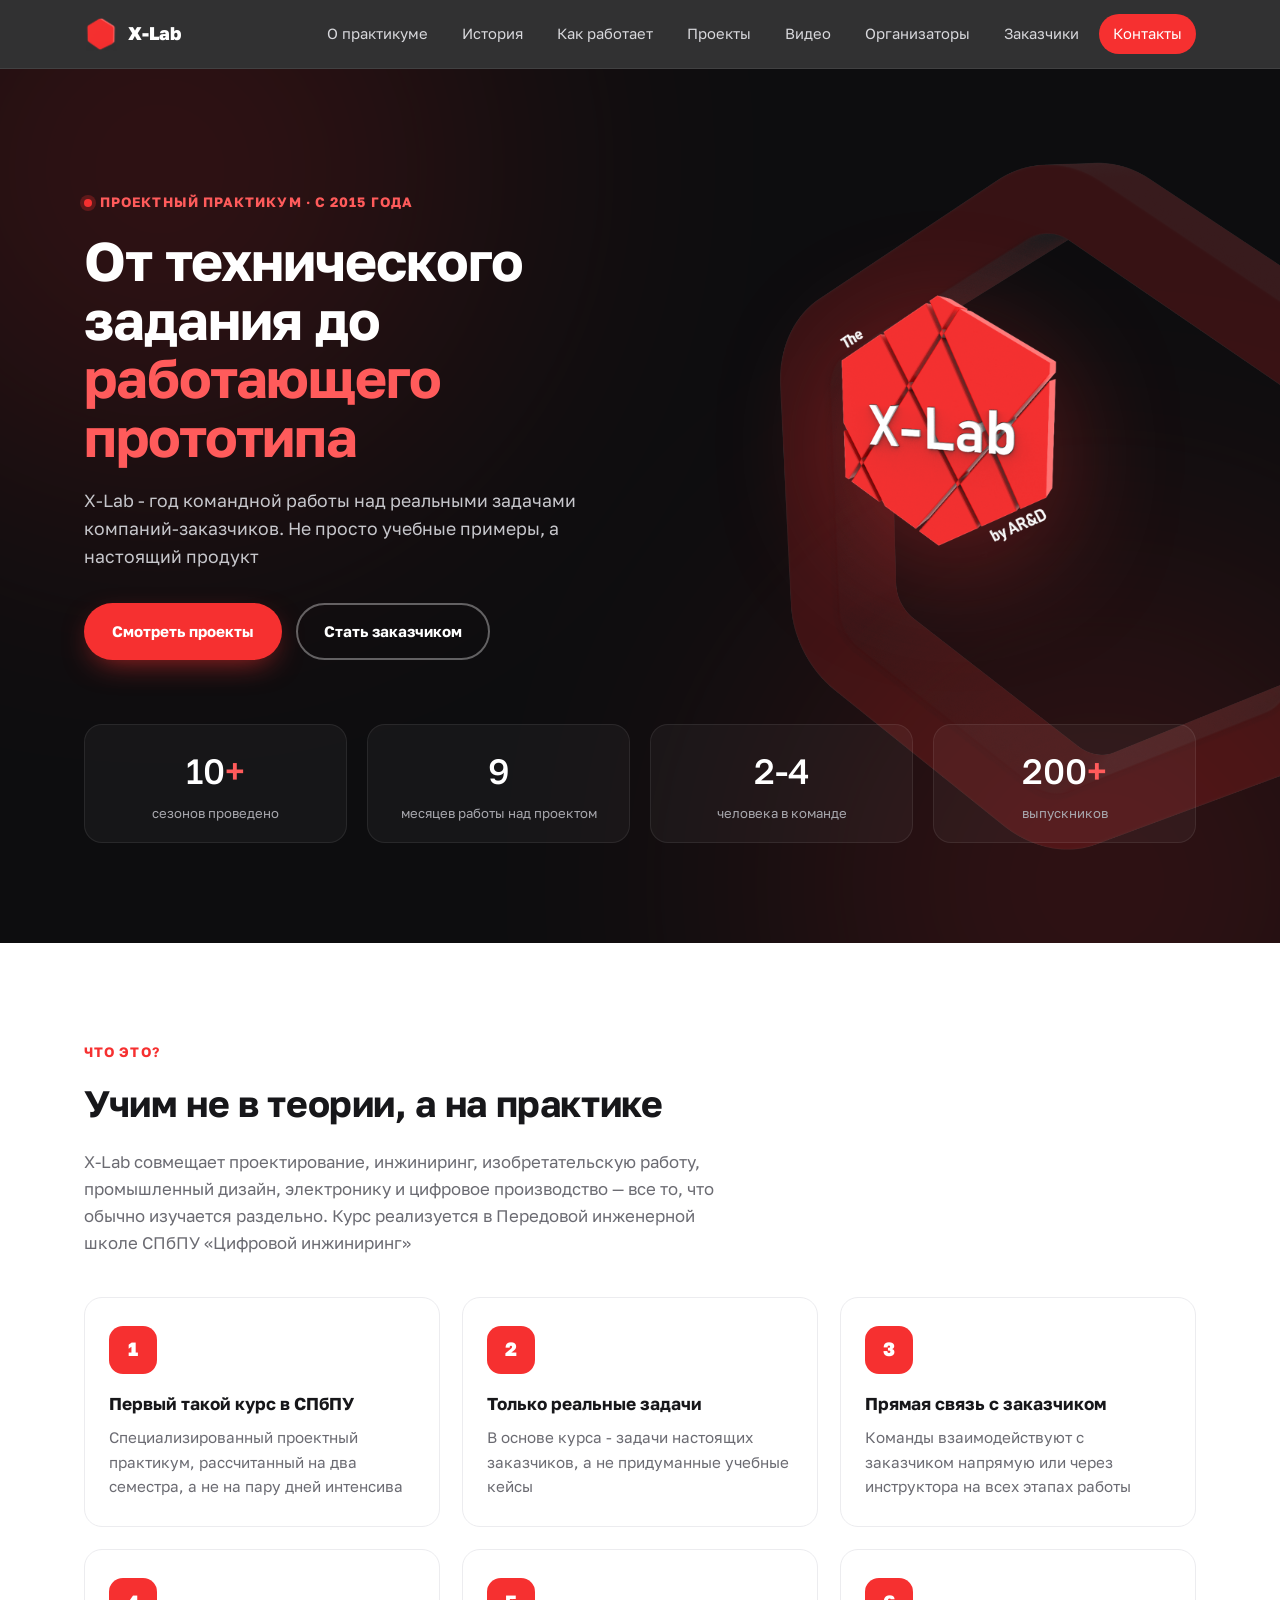
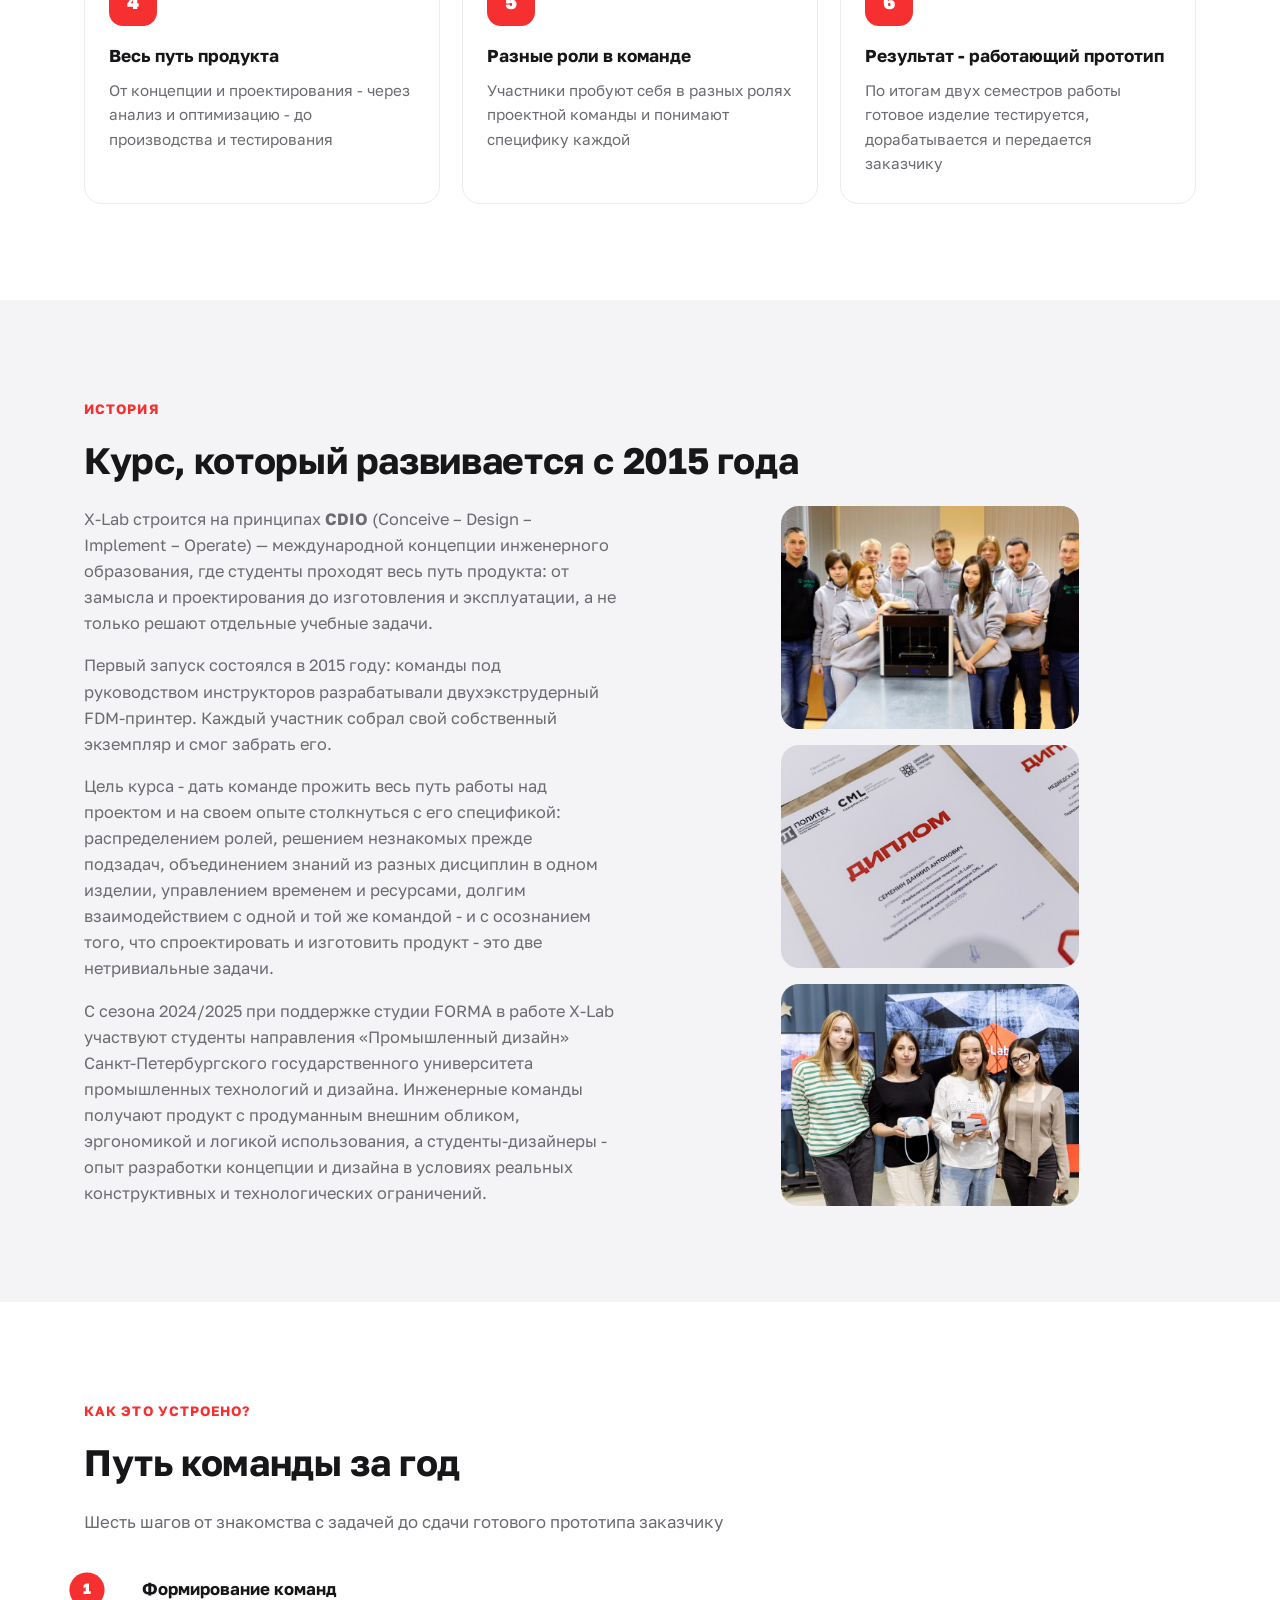
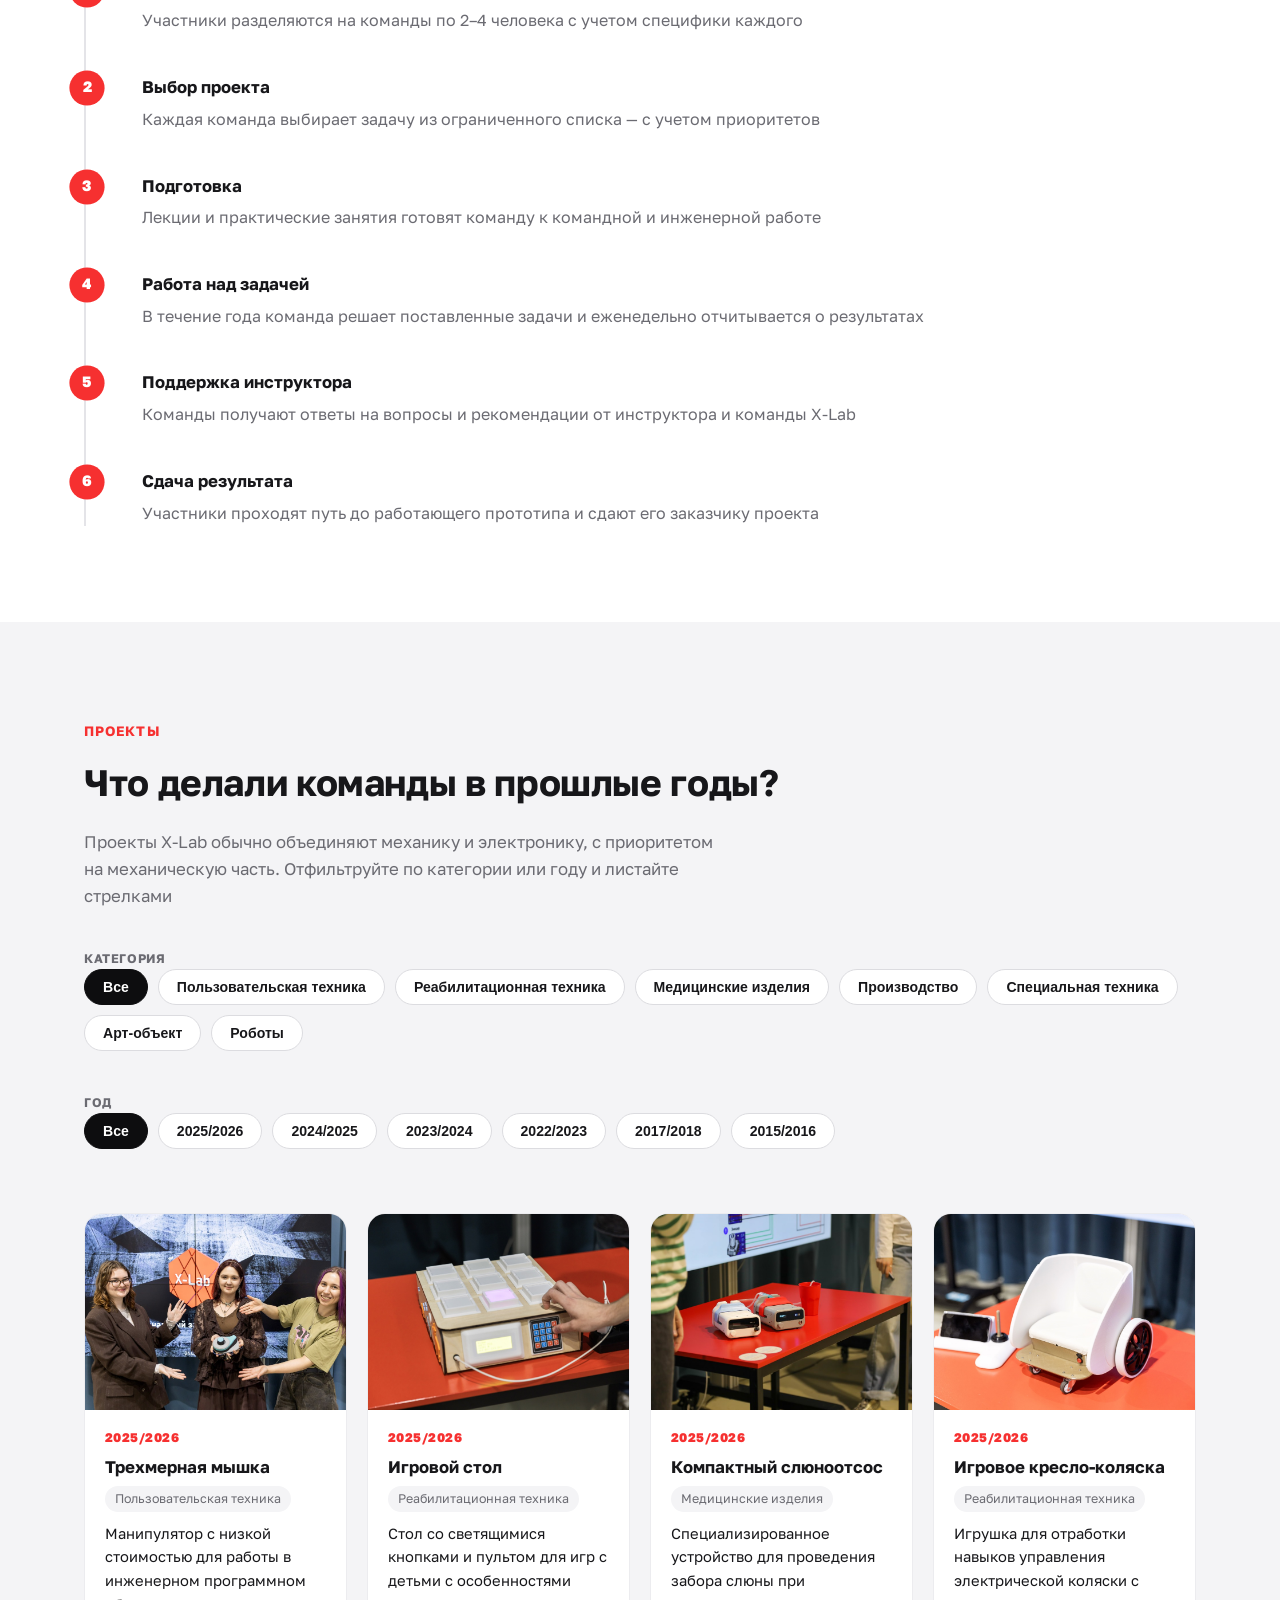
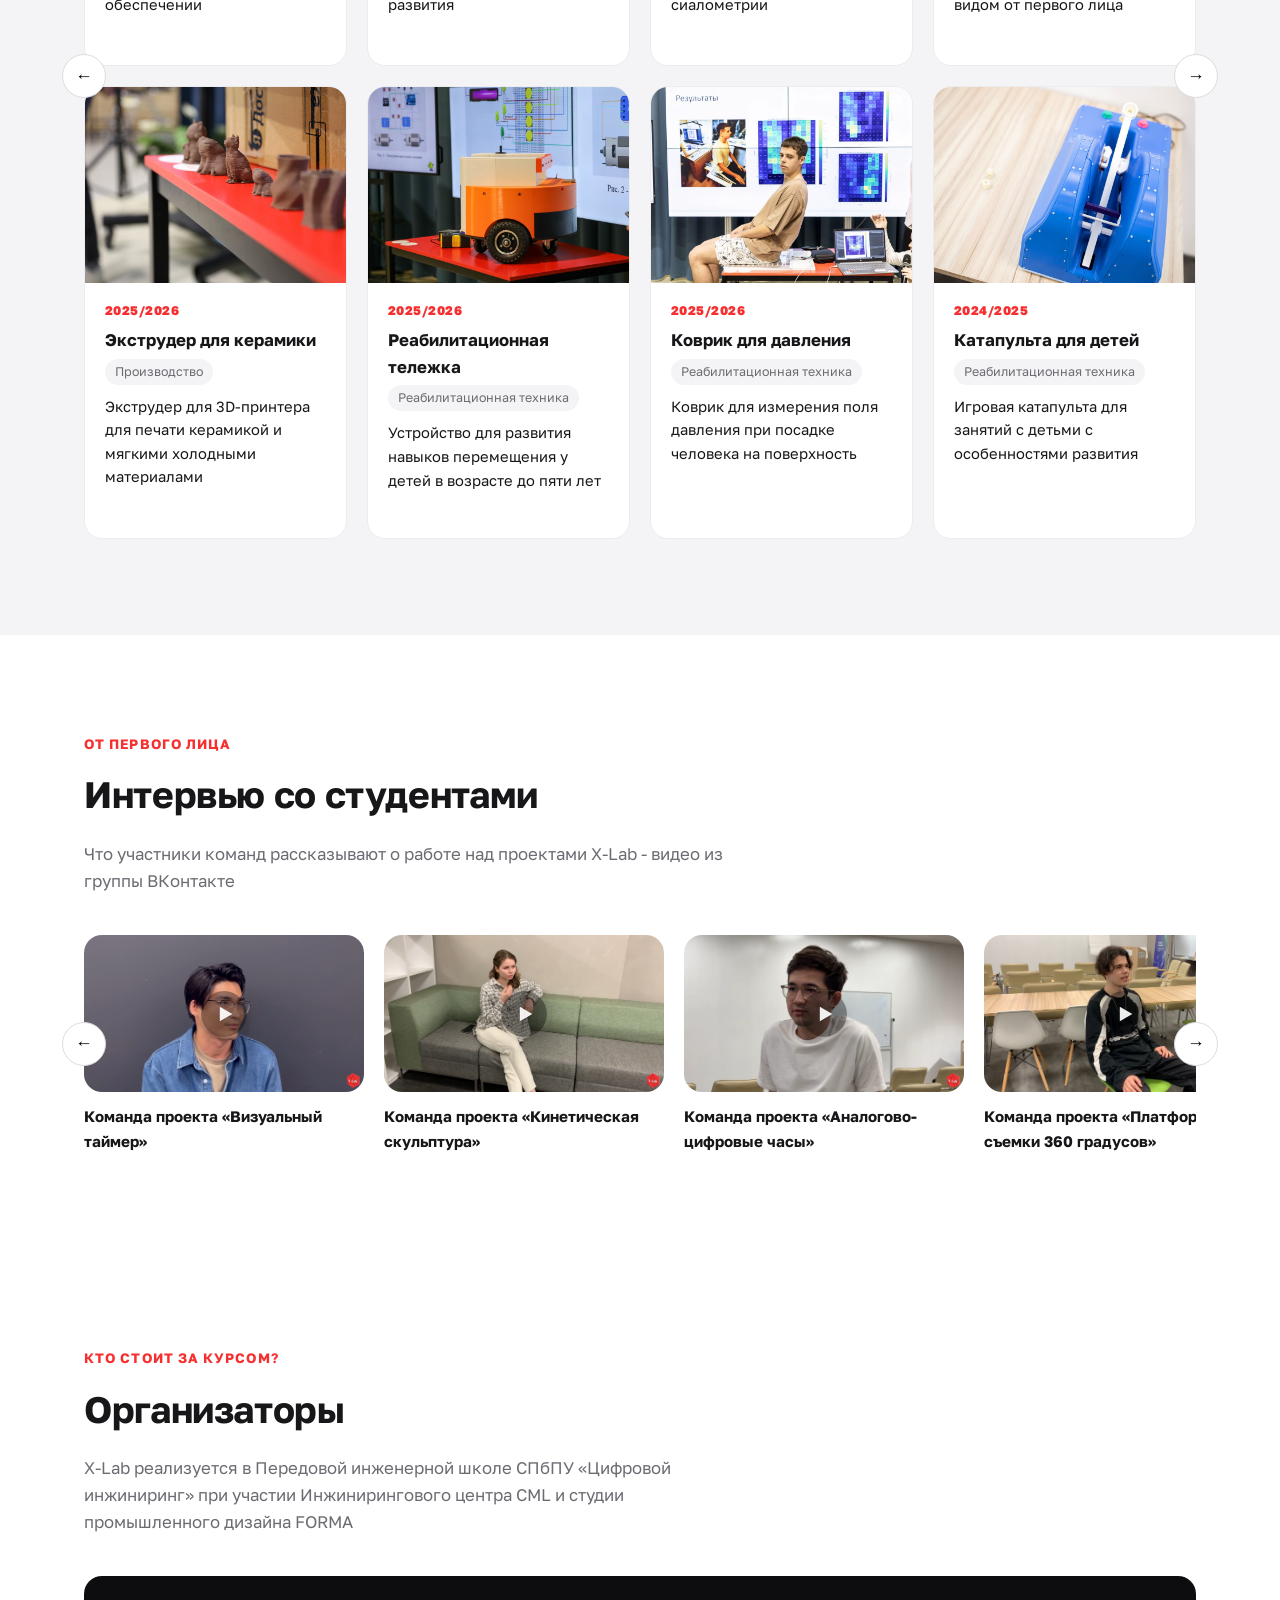
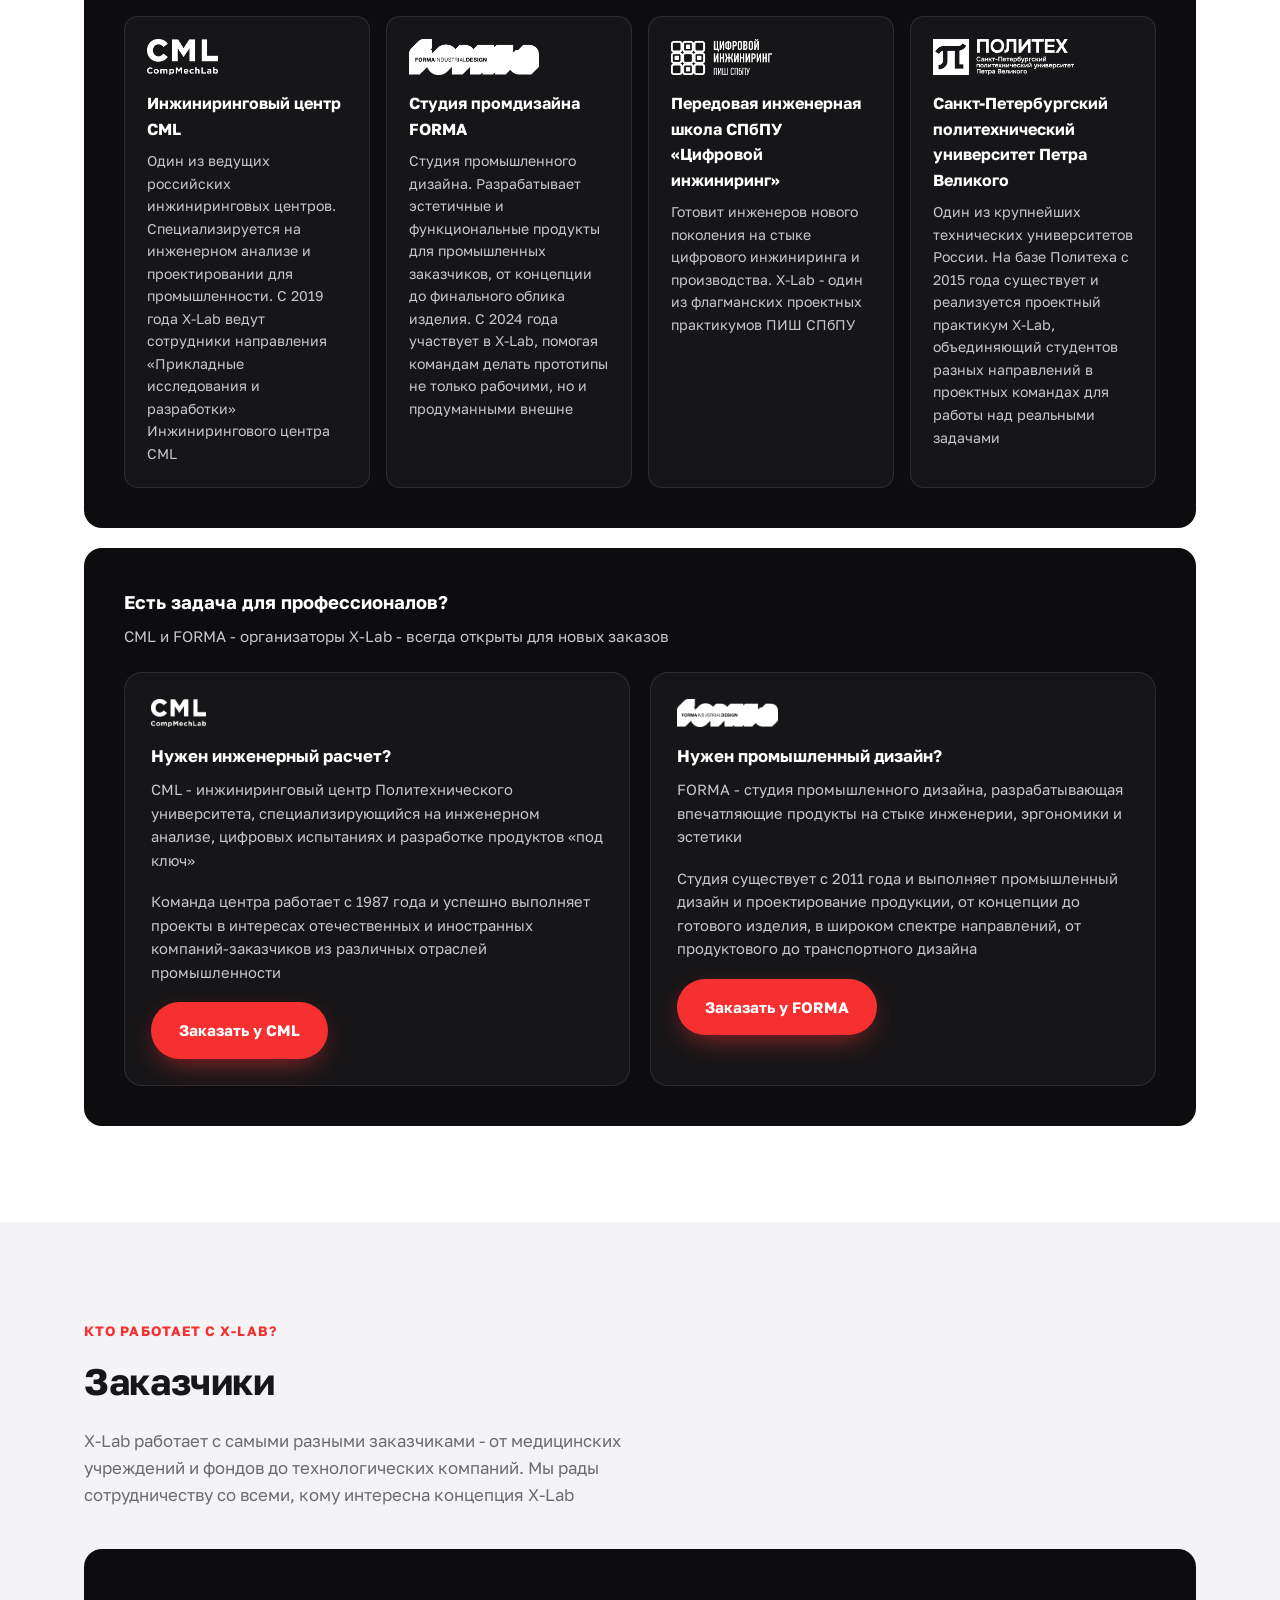
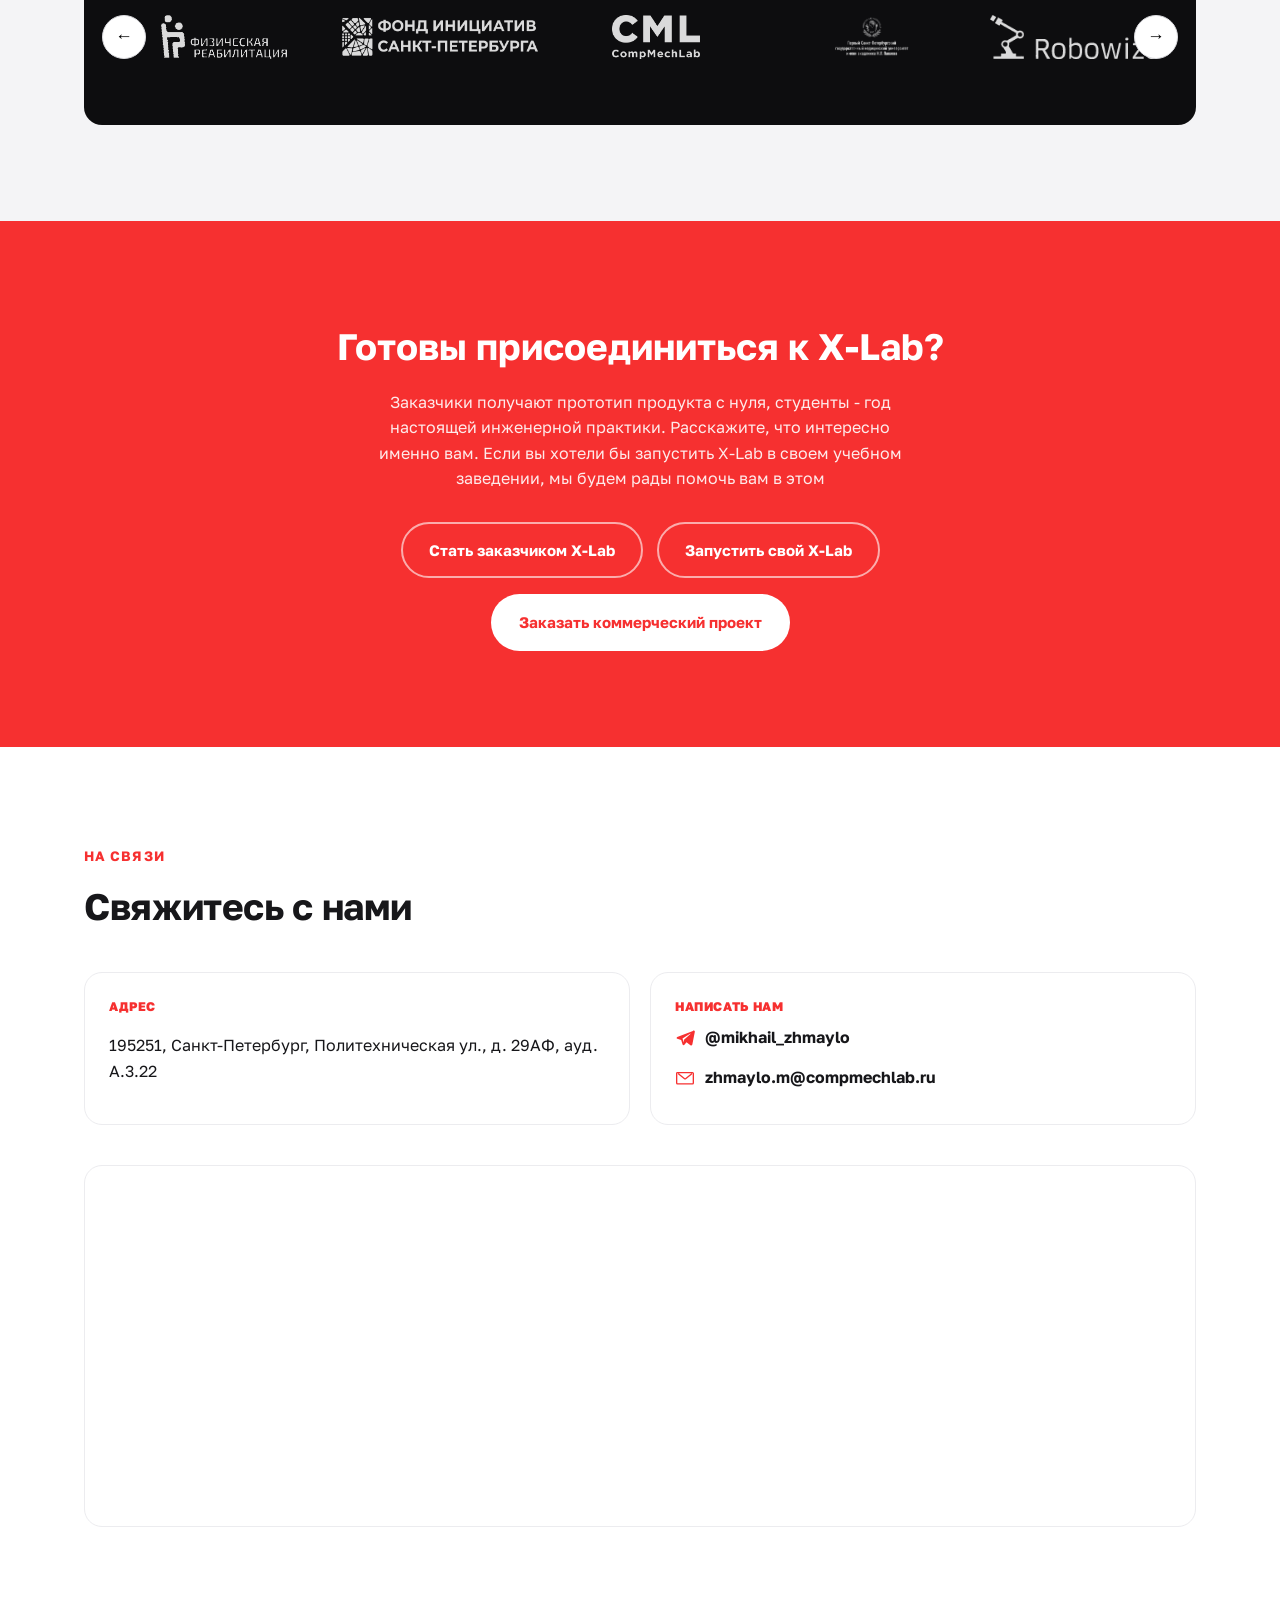
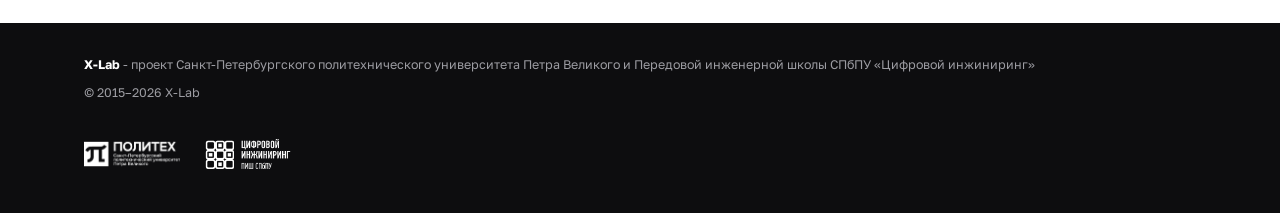
<file: index.html>
<!DOCTYPE html>
<html lang="ru">
<head>
<meta charset="UTF-8">
<meta name="viewport" content="width=device-width, initial-scale=1.0">
<title>X-Lab - проектный практикум</title>
<meta name="description" content="X-Lab - проектный практикум, который проводит команды студентов от технического задания до реального прототипа продукта">
<link rel="icon" href="assets/img/logo-icon.png" type="image/png">
<link rel="preconnect" href="https://fonts.googleapis.com">
<link rel="preconnect" href="https://fonts.gstatic.com" crossorigin>
<link rel="stylesheet" href="https://fonts.googleapis.com/css2?family=Golos+Text:wght@400;500;600;700;800&display=swap">
<link rel="stylesheet" href="assets/css/style.css">
</head>
<body>

<div class="progress-bar" id="progressBar"></div>

<header class="site-header">
  <div class="container">
    <a class="brand" href="#top">
      <img src="assets/img/logo-icon.png" alt="X-Lab">
      X-Lab
    </a>
    <button class="nav-toggle" aria-label="Меню" aria-expanded="false">&#9776;</button>
    <nav class="nav" id="mainNav">
      <a href="#about">О практикуме</a>
      <a href="#history">История</a>
      <a href="#how">Как работает</a>
      <a href="#projects">Проекты</a>
      <a href="#videos">Видео</a>
      <a href="#organizers">Организаторы</a>
      <a href="#customers">Заказчики</a>
      <a href="#contacts">Контакты</a>
    </nav>
  </div>
</header>

<section class="hero" id="top">
  <img class="ring" src="assets/img/logo-ring.png" alt="" aria-hidden="true">
  <div class="container">
    <div class="hero-inner">
      <div>
        <span class="eyebrow">Проектный практикум · с 2015 года</span>
        <h1>От технического задания до <span class="accent">работающего прототипа</span></h1>
        <p class="lead">X-Lab - год командной работы над реальными задачами компаний-заказчиков. Не просто учебные примеры, а настоящий продукт</p>
        <div class="btn-row">
          <a class="btn btn-primary" href="#projects">Смотреть проекты</a>
          <a class="btn btn-ghost" href="#join">Стать заказчиком</a>
        </div>
      </div>
      <div class="hero-logo-card">
        <img src="assets/img/logo-full.png" alt="X-Lab">
      </div>
    </div>

    <div class="stats">
      <div class="stat"><div class="num"><span class="count" data-target="10">10</span><span class="plus">+</span></div><div class="label">сезонов проведено</div></div>
      <div class="stat"><div class="num"><span class="count" data-target="9">9</span></div><div class="label">месяцев работы над проектом</div></div>
      <div class="stat"><div class="num">2-4</div><div class="label">человека в команде</div></div>
      <div class="stat"><div class="num"><span class="count" data-target="200">200</span><span class="plus">+</span></div><div class="label">выпускников</div></div>
    </div>
  </div>
</section>

<section id="about">
  <div class="container">
    <span class="kicker reveal">Что это?</span>
    <h2 class="section-title reveal">Учим не в теории, а на практике</h2>
    <p class="section-lead reveal">X-Lab совмещает проектирование, инжиниринг, изобретательскую работу, промышленный дизайн, электронику и цифровое производство — все то, что обычно изучается раздельно. Курс реализуется в Передовой инженерной школе СПбПУ «Цифровой инжиниринг»</p>

    <div class="feature-grid">
      <div class="feature-card reveal">
        <div class="icon">1</div>
        <h3>Первый такой курс в СПбПУ</h3>
        <p>Специализированный проектный практикум, рассчитанный на два семестра, а не на пару дней интенсива</p>
      </div>
      <div class="feature-card reveal">
        <div class="icon">2</div>
        <h3>Только реальные задачи</h3>
        <p>В основе курса - задачи настоящих заказчиков, а не придуманные учебные кейсы</p>
      </div>
      <div class="feature-card reveal">
        <div class="icon">3</div>
        <h3>Прямая связь с заказчиком</h3>
        <p>Команды взаимодействуют с заказчиком напрямую или через инструктора на всех этапах работы</p>
      </div>
      <div class="feature-card reveal">
        <div class="icon">4</div>
        <h3>Весь путь продукта</h3>
        <p>От концепции и проектирования - через анализ и оптимизацию - до производства и тестирования</p>
      </div>
      <div class="feature-card reveal">
        <div class="icon">5</div>
        <h3>Разные роли в команде</h3>
        <p>Участники пробуют себя в разных ролях проектной команды и понимают специфику каждой</p>
      </div>
      <div class="feature-card reveal">
        <div class="icon">6</div>
        <h3>Результат - работающий прототип</h3>
        <p>По итогам двух семестров работы готовое изделие тестируется, дорабатывается и передается заказчику</p>
      </div>
    </div>
  </div>
</section>

<section id="history" class="alt">
  <div class="container">
    <span class="kicker reveal">История</span>
    <h2 class="section-title reveal">Курс, который развивается с 2015 года</h2>
    <div class="history-grid">
      <div class="history-text">
        <p class="reveal">X-Lab строится на принципах <strong>CDIO</strong> (Conceive – Design – Implement – Operate) — международной концепции инженерного образования, где студенты проходят весь путь продукта: от замысла и проектирования до изготовления и эксплуатации, а не только решают отдельные учебные задачи.</p>
        <p class="reveal">Первый запуск состоялся в 2015 году: команды под руководством инструкторов разрабатывали двухэкструдерный FDM-принтер. Каждый участник собрал свой собственный экземпляр и смог забрать его.</p>
        <p class="reveal">Цель курса - дать команде прожить весь путь работы над проектом и на своем опыте столкнуться с его спецификой: распределением ролей, решением незнакомых прежде подзадач, объединением знаний из разных дисциплин в одном изделии, управлением временем и ресурсами, долгим взаимодействием с одной и той же командой - и с осознанием того, что спроектировать и изготовить продукт - это две нетривиальные задачи.</p>
        <p class="reveal">С сезона 2024/2025 при поддержке студии FORMA в работе X-Lab участвуют студенты направления «Промышленный дизайн» Санкт-Петербургского государственного университета промышленных технологий и дизайна. Инженерные команды получают продукт с продуманным внешним обликом, эргономикой и логикой использования, а студенты-дизайнеры - опыт разработки концепции и дизайна в условиях реальных конструктивных и технологических ограничений.</p>
      </div>
      <div class="history-photos reveal">
        <img src="assets/img/history-1.png" alt="X-Lab: фото из истории курса">
        <img src="assets/img/history-2.png" alt="X-Lab: фото из истории курса">
        <img src="assets/img/history-3.png" alt="X-Lab: фото из истории курса">
      </div>
    </div>
  </div>
</section>

<section id="how">
  <div class="container">
    <span class="kicker reveal">Как это устроено?</span>
    <h2 class="section-title reveal">Путь команды за год</h2>
    <p class="section-lead reveal">Шесть шагов от знакомства с задачей до сдачи готового прототипа заказчику</p>

    <div class="timeline">
      <div class="timeline-step reveal" data-step="1">
        <h3>Формирование команд</h3>
        <p>Участники разделяются на команды по 2–4 человека с учетом специфики каждого</p>
      </div>
      <div class="timeline-step reveal" data-step="2">
        <h3>Выбор проекта</h3>
        <p>Каждая команда выбирает задачу из ограниченного списка — с учетом приоритетов</p>
      </div>
      <div class="timeline-step reveal" data-step="3">
        <h3>Подготовка</h3>
        <p>Лекции и практические занятия готовят команду к командной и инженерной работе</p>
      </div>
      <div class="timeline-step reveal" data-step="4">
        <h3>Работа над задачей</h3>
        <p>В течение года команда решает поставленные задачи и еженедельно отчитывается о результатах</p>
      </div>
      <div class="timeline-step reveal" data-step="5">
        <h3>Поддержка инструктора</h3>
        <p>Команды получают ответы на вопросы и рекомендации от инструктора и команды X-Lab</p>
      </div>
      <div class="timeline-step reveal" data-step="6">
        <h3>Сдача результата</h3>
        <p>Участники проходят путь до работающего прототипа и сдают его заказчику проекта</p>
      </div>
    </div>
  </div>
</section>

<section id="projects" class="alt">
  <div class="container">
    <span class="kicker reveal">Проекты</span>
    <h2 class="section-title reveal">Что делали команды в прошлые годы?</h2>
    <p class="section-lead reveal">Проекты X-Lab обычно объединяют механику и электронику, с приоритетом на механическую часть. Отфильтруйте по категории или году и листайте стрелками</p>

    <div class="filter-group reveal">
      <div>
        <div class="filter-label">Категория</div>
        <div class="filter-row" id="categoryFilterRow"></div>
      </div>
      <div>
        <div class="filter-label">Год</div>
        <div class="filter-row" id="yearFilterRow"></div>
      </div>
    </div>

    <div class="project-carousel">
      <button class="carousel-btn prev" id="carouselPrev" aria-label="Предыдущие проекты">&#8592;</button>
      <div class="carousel-track" id="projectGrid"></div>
      <button class="carousel-btn next" id="carouselNext" aria-label="Следующие проекты">&#8594;</button>
    </div>
    <p class="projects-empty" id="projectsEmpty" hidden>Проекты с такими параметрами не найдены</p>
  </div>
</section>

<section id="videos">
  <div class="container">
    <span class="kicker reveal">От первого лица</span>
    <h2 class="section-title reveal">Интервью со студентами</h2>
    <p class="section-lead reveal">Что участники команд рассказывают о работе над проектами X-Lab - видео из группы ВКонтакте</p>

    <div class="logo-carousel">
      <button class="carousel-btn prev" id="videosPrev" aria-label="Предыдущие видео">&#8592;</button>
      <div class="video-scroll" id="videosGrid"></div>
      <button class="carousel-btn next" id="videosNext" aria-label="Следующие видео">&#8594;</button>
    </div>
  </div>
</section>

<section id="organizers">
  <div class="container">
    <span class="kicker reveal">Кто стоит за курсом?</span>
    <h2 class="section-title reveal">Организаторы</h2>
    <p class="section-lead reveal">X-Lab реализуется в Передовой инженерной школе СПбПУ «Цифровой инжиниринг» при участии Инжинирингового центра CML и студии промышленного дизайна FORMA</p>

    <div class="logo-panel reveal">
      <div class="organizer-grid" id="organizersGrid"></div>
    </div>

    <div class="logo-panel services-panel reveal" id="hire">
      <div class="services-intro">
        <h3>Есть задача для профессионалов?</h3>
        <p>CML и FORMA - организаторы X-Lab - всегда открыты для новых заказов</p>
      </div>
      <div class="services-callout">
        <div class="service-card">
          <img class="service-logo" src="assets/img/organizers/compmechlab.png" alt="CML">
          <h3>Нужен инженерный расчет?</h3>
          <p>CML - инжиниринговый центр Политехнического университета, специализирующийся на инженерном анализе, цифровых испытаниях и разработке продуктов «под ключ»</p>
		  <p>Команда центра работает с 1987 года и успешно выполняет проекты в интересах отечественных и иностранных компаний-заказчиков из различных отраслей промышленности</p>
		  <p></p>
          <a class="btn btn-primary" href="mailto:zhmaylo.m@compmechlab.ru?subject=Запрос на расчет в CML">Заказать у CML</a>
        </div>
        <div class="service-card">
          <img class="service-logo" src="assets/img/organizers/forma.png" alt="FORMA">
          <h3>Нужен промышленный дизайн?</h3>
          <p>FORMA - студия промышленного дизайна, разрабатывающая впечатляющие продукты на стыке инженерии, эргономики и эстетики</p>
		  <p>Студия существует с 2011 года и выполняет промышленный дизайн и проектирование продукции, от концепции до готового изделия, в широком спектре направлений, от продуктового до транспортного дизайна</p>
		  <p></p>
          <a class="btn btn-primary" href="mailto:mareev@forma.com.ru?subject=Запрос на дизайн в FORMA">Заказать у FORMA</a>
        </div>
      </div>
    </div>
  </div>
</section>

<section id="customers" class="alt">
  <div class="container">
    <span class="kicker reveal">Кто работает с X-Lab?</span>
    <h2 class="section-title reveal">Заказчики</h2>
    <p class="section-lead reveal">X-Lab работает с самыми разными заказчиками - от медицинских учреждений и фондов до технологических компаний. Мы рады сотрудничеству со всеми, кому интересна концепция X-Lab</p>

    <div class="logo-panel reveal">
      <div class="logo-carousel">
        <button class="carousel-btn prev" id="customersPrev" aria-label="Предыдущие логотипы">&#8592;</button>
        <div class="logo-scroll" id="customersGrid"></div>
        <button class="carousel-btn next" id="customersNext" aria-label="Следующие логотипы">&#8594;</button>
      </div>
    </div>
  </div>
</section>

<section class="cta-band" id="join">
  <div class="container">
    <h2>Готовы присоединиться к X-Lab?</h2>
    <p>Заказчики получают прототип продукта с нуля, студенты - год настоящей инженерной практики. Расскажите, что интересно именно вам. Если вы хотели бы запустить X-Lab в своем учебном заведении, мы будем рады помочь вам в этом</p>
    <div class="btn-row">
      <a class="btn btn-ghost" href="mailto:zhmaylo.m@compmechlab.ru?subject=Хочу стать заказчиком X-Lab">Стать заказчиком X-Lab</a>
      <a class="btn btn-ghost" href="mailto:zhmaylo.m@compmechlab.ru?subject=Хочу запустить свой X-Lab">Запустить свой X-Lab</a>
    </div>
    <div class="btn-row btn-row-secondary">
      <a class="btn btn-white" href="#hire">Заказать коммерческий проект</a>
    </div>
  </div>
</section>

<section id="contacts">
  <div class="container">
    <span class="kicker reveal">На связи</span>
    <h2 class="section-title reveal">Свяжитесь с нами</h2>

    <div class="contact-grid">
      <div class="contact-card reveal">
        <div class="label">Адрес</div>
        <p>195251, Санкт-Петербург, Политехническая ул., д. 29АФ, ауд. А.3.22</p>
      </div>
      <div class="contact-card reveal">
        <div class="label">Написать нам</div>
        <div class="contact-links">
          <a class="contact-link" href="https://t.me/mikhail_zhmaylo">
            <svg viewBox="0 0 24 24" aria-hidden="true"><path d="M21.5 3.5 2.7 10.9c-1 .4-1 1.8.1 2.1l4.6 1.4 1.7 5.4c.3 1 1.6 1.2 2.2.4l2.5-3.1 4.7 3.5c.9.6 2.1.1 2.3-.9l3-15.1c.2-1.1-.9-2-1.9-1.6Zm-3 3.6-7.7 7-.3 3.3-1.5-4.7 9.5-6Z" fill="currentColor"/></svg>
            <span>@mikhail_zhmaylo</span>
          </a>
          <a class="contact-link" href="mailto:zhmaylo.m@compmechlab.ru">
            <svg viewBox="0 0 24 24" aria-hidden="true"><path d="M3 5.5h18a1 1 0 0 1 1 1V18a1 1 0 0 1-1 1H3a1 1 0 0 1-1-1V6.5a1 1 0 0 1 1-1Zm1.4 1.7 7.1 5.6a1 1 0 0 0 1.2 0l7.1-5.6" fill="none" stroke="currentColor" stroke-width="1.6" stroke-linecap="round" stroke-linejoin="round"/></svg>
            <span>zhmaylo.m@compmechlab.ru</span>
          </a>
        </div>
      </div>
    </div>

    <div class="map-wrap reveal">
      <iframe src="https://www.google.com/maps?q=Санкт-Петербург,+Политехническая+ул.,+29&output=embed" title="Расположение X-Lab на карте" loading="lazy" referrerpolicy="no-referrer-when-downgrade"></iframe>
    </div>
  </div>
</section>

<footer class="site-footer">
  <div class="container footer-inner">
    <div class="footer-text">
      <p><strong>X-Lab</strong> - проект Санкт-Петербургского политехнического университета Петра Великого и Передовой инженерной школы СПбПУ «Цифровой инжиниринг»</p>
      <p>© 2015–2026 X-Lab</p>
    </div>
    <div class="footer-logos">
      <img src="assets/img/footer/spbpu.png" alt="СПбПУ Петра Великого">
      <img src="assets/img/footer/pish.png" alt="ПИШ СПбПУ «Цифровой инжиниринг»">
    </div>
  </div>
</footer>

<button class="to-top" id="toTop" aria-label="Наверх">&#8593;</button>

<script src="assets/js/script.js"></script>
</body>
</html>
</file>
<file: assets/css/style.css>
:root {
  --red: #f63030;
  --red-2: #ff5b5b;
  --black: #0d0d0f;
  --ink: #17171a;
  --white: #ffffff;
  --grey-bg: #f4f4f6;
  --muted: #6b6b72;
  --max-width: 1160px;
  --radius: 18px;
}

* {
  box-sizing: border-box;
}

html {
  scroll-behavior: smooth;
}

/* Компенсация высоты липкой шапки при переходе по якорям */
[id] {
  scroll-margin-top: 90px;
}

@media (prefers-reduced-motion: reduce) {
  html {
    scroll-behavior: auto;
  }
  * {
    animation-duration: 0.001ms !important;
    transition-duration: 0.001ms !important;
  }
}

body {
  margin: 0;
  font-family: "Golos Text", -apple-system, BlinkMacSystemFont, "Segoe UI", Roboto, Arial, sans-serif;
  color: var(--ink);
  background: var(--white);
  line-height: 1.6;
  overflow-x: hidden;
}

img {
  max-width: 100%;
  display: block;
}

a {
  color: inherit;
}

.container {
  max-width: var(--max-width);
  margin: 0 auto;
  padding: 0 24px;
}

/* Scroll progress bar */
.progress-bar {
  position: fixed;
  top: 0;
  left: 0;
  height: 3px;
  width: 0%;
  background: var(--red);
  z-index: 200;
  transition: width 0.1s linear;
}

/* Header */
.site-header {
  position: sticky;
  top: 0;
  z-index: 100;
  background: rgba(13, 13, 15, 0.85);
  backdrop-filter: blur(10px);
  -webkit-backdrop-filter: blur(10px);
  border-bottom: 1px solid rgba(255, 255, 255, 0.08);
}

.site-header .container {
  display: flex;
  align-items: center;
  justify-content: space-between;
  height: 68px;
}

.brand {
  display: flex;
  align-items: center;
  gap: 10px;
  color: var(--white);
  text-decoration: none;
  font-weight: 800;
  font-size: 1.15rem;
  letter-spacing: -0.01em;
}

.brand img {
  height: 34px;
  width: 34px;
}

.nav {
  display: flex;
  flex-wrap: wrap;
  justify-content: flex-end;
  gap: 2px 6px;
  align-items: center;
}

.nav a {
  position: relative;
  color: #d8d8dc;
  text-decoration: none;
  font-size: 0.92rem;
  padding: 8px 14px;
  border-radius: 999px;
  transition: color 0.2s ease, background 0.2s ease;
}

.nav a:hover {
  color: var(--white);
  background: rgba(255, 255, 255, 0.08);
}

.nav a.active {
  color: var(--white);
  background: var(--red);
}

.nav-toggle {
  display: none;
  background: none;
  border: none;
  color: var(--white);
  font-size: 1.6rem;
  cursor: pointer;
}

@media (max-width: 800px) {
  .nav-toggle {
    display: block;
  }
  .nav {
    position: absolute;
    top: 68px;
    left: 0;
    right: 0;
    background: rgba(13, 13, 15, 0.98);
    flex-direction: column;
    align-items: stretch;
    gap: 0;
    max-height: 0;
    overflow: hidden;
    transition: max-height 0.3s ease;
  }
  .nav.open {
    max-height: 420px;
  }
  .nav a {
    border-radius: 0;
    padding: 16px 24px;
    border-top: 1px solid rgba(255, 255, 255, 0.08);
  }
  .nav a.active {
    background: rgba(246, 48, 48, 0.15);
    color: var(--red-2);
  }
}

/* Hero */
.hero {
  position: relative;
  background: var(--black);
  color: var(--white);
  padding: 120px 0 100px;
  overflow: hidden;
  isolation: isolate;
}

.hero::before,
.hero::after {
  content: "";
  position: absolute;
  width: 640px;
  height: 640px;
  border-radius: 50%;
  background: var(--red);
  opacity: 0.16;
  filter: blur(140px);
  z-index: -2;
}

.hero::before {
  top: -220px;
  left: -160px;
}

.hero::after {
  bottom: -260px;
  right: -140px;
}

.hero .ring {
  position: absolute;
  top: 50%;
  right: -120px;
  width: 620px;
  transform: translateY(-50%);
  opacity: 0.18;
  z-index: -1;
}

.hero-inner {
  display: grid;
  grid-template-columns: 1.1fr 0.9fr;
  gap: 40px;
  align-items: center;
}

@media (max-width: 900px) {
  .hero-inner {
    grid-template-columns: 1fr;
    text-align: center;
  }
  .hero .ring {
    display: none;
  }
}

.eyebrow {
  display: inline-flex;
  align-items: center;
  gap: 8px;
  color: var(--red-2);
  font-weight: 700;
  font-size: 0.85rem;
  text-transform: uppercase;
  letter-spacing: 0.08em;
  margin-bottom: 18px;
}

.eyebrow::before {
  content: "";
  width: 8px;
  height: 8px;
  border-radius: 50%;
  background: var(--red);
  box-shadow: 0 0 0 4px rgba(246, 48, 48, 0.25);
}

.hero h1 {
  font-size: clamp(2.2rem, 5vw, 3.4rem);
  line-height: 1.08;
  margin: 0 0 20px;
  letter-spacing: -0.02em;
}

.hero h1 .accent {
  color: var(--red-2);
}

.hero p.lead {
  color: #c7c7cc;
  font-size: 1.1rem;
  max-width: 520px;
  margin: 0 0 32px;
}

@media (max-width: 900px) {
  .hero p.lead {
    margin-left: auto;
    margin-right: auto;
  }
}

.btn-row {
  display: flex;
  gap: 14px;
  flex-wrap: wrap;
}

@media (max-width: 900px) {
  .btn-row {
    justify-content: center;
  }
}

.btn {
  display: inline-flex;
  align-items: center;
  gap: 8px;
  padding: 14px 26px;
  border-radius: 999px;
  font-weight: 700;
  font-size: 0.95rem;
  text-decoration: none;
  border: 2px solid transparent;
  cursor: pointer;
  transition: transform 0.2s ease, box-shadow 0.2s ease, background 0.2s ease, color 0.2s ease;
}

.btn:hover {
  transform: translateY(-2px);
}

.btn-primary {
  background: var(--red);
  color: var(--white);
  box-shadow: 0 10px 30px -10px rgba(246, 48, 48, 0.7);
}

.btn-primary:hover {
  background: var(--red-2);
  box-shadow: 0 14px 34px -8px rgba(246, 48, 48, 0.85);
}

.btn-ghost {
  border-color: rgba(255, 255, 255, 0.35);
  color: var(--white);
}

.btn-ghost:hover {
  border-color: var(--white);
  background: rgba(255, 255, 255, 0.08);
}

.btn-white {
  background: var(--white);
  color: var(--red);
}

.btn-white:hover {
  background: #ffe3e3;
}

.btn-row-secondary {
  margin-top: 16px;
}

.hero-logo-card {
  position: relative;
  display: flex;
  align-items: center;
  justify-content: center;
}

.hero-logo-card img {
  width: 100%;
  max-width: 360px;
  filter: drop-shadow(0 30px 60px rgba(246, 48, 48, 0.35));
  animation: float 5s ease-in-out infinite;
}

@keyframes float {
  0%, 100% { transform: translateY(0); }
  50% { transform: translateY(-14px); }
}

/* Stats */
.stats {
  position: relative;
  z-index: 1;
  margin-top: 64px;
  display: grid;
  grid-template-columns: repeat(4, 1fr);
  gap: 20px;
}

@media (max-width: 700px) {
  .stats {
    grid-template-columns: repeat(2, 1fr);
  }
}

.stat {
  text-align: center;
  padding: 18px 10px;
  border-radius: var(--radius);
  background: rgba(255, 255, 255, 0.04);
  border: 1px solid rgba(255, 255, 255, 0.08);
}

.stat .num {
  font-size: clamp(1.6rem, 3vw, 2.2rem);
  font-weight: 500;
  color: var(--white);
}

.stat .num .plus {
  color: var(--red-2);
}

.stat .label {
  color: #a8a8ae;
  font-size: 0.82rem;
  margin-top: 4px;
}

/* Sections */
section {
  padding: 96px 0;
}

section.alt {
  background: var(--grey-bg);
}

.kicker {
  display: inline-block;
  color: var(--red);
  font-weight: 700;
  font-size: 0.85rem;
  text-transform: uppercase;
  letter-spacing: 0.08em;
  margin-bottom: 10px;
}

.section-title {
  font-size: clamp(1.6rem, 3.2vw, 2.3rem);
  margin: 0 0 16px;
  letter-spacing: -0.01em;
}

.section-lead {
  color: var(--muted);
  max-width: 640px;
  font-size: 1.05rem;
  margin-bottom: 40px;
}

/* Reveal on scroll (только когда JS подтвердил, что сможет её снять) */
.reveal {
  transition: opacity 0.6s ease, transform 0.6s ease;
}

.js-ready .reveal {
  opacity: 0;
  transform: translateY(24px);
}

.reveal.in-view {
  opacity: 1;
  transform: translateY(0);
}

/* Feature cards */
.feature-grid {
  display: grid;
  grid-template-columns: repeat(3, 1fr);
  gap: 22px;
}

@media (max-width: 900px) {
  .feature-grid {
    grid-template-columns: repeat(2, 1fr);
  }
}

@media (max-width: 560px) {
  .feature-grid {
    grid-template-columns: 1fr;
  }
}

.feature-card {
  background: var(--white);
  border-radius: var(--radius);
  padding: 28px 24px;
  border: 1px solid #ececef;
  transition: transform 0.25s ease, box-shadow 0.25s ease, border-color 0.25s ease;
}

.feature-card:hover {
  transform: translateY(-6px);
  box-shadow: 0 20px 40px -20px rgba(20, 20, 20, 0.25);
  border-color: transparent;
}

.feature-card .icon {
  width: 48px;
  height: 48px;
  border-radius: 14px;
  background: var(--red);
  display: flex;
  align-items: center;
  justify-content: center;
  color: var(--white);
  font-weight: 800;
  font-size: 1.2rem;
  margin-bottom: 16px;
}

.feature-card h3 {
  margin: 0 0 8px;
  font-size: 1.08rem;
}

.feature-card p {
  margin: 0;
  color: var(--muted);
  font-size: 0.95rem;
}

/* Timeline (how it works) */
.timeline {
  position: relative;
  margin-top: 20px;
  padding-left: 32px;
  border-left: 2px solid #e4e4e8;
}

.timeline-step {
  position: relative;
  padding: 0 0 40px 24px;
}

.timeline-step:last-child {
  padding-bottom: 0;
}

.timeline-step::before {
  content: attr(data-step);
  position: absolute;
  left: -47px;
  top: -2px;
  width: 32px;
  height: 32px;
  border-radius: 50%;
  background: var(--black);
  color: var(--white);
  display: flex;
  align-items: center;
  justify-content: center;
  font-weight: 800;
  font-size: 0.85rem;
  transition: background 0.3s ease, transform 0.3s ease;
}

.timeline-step.in-view::before {
  background: var(--red);
  transform: scale(1.1);
}

.timeline-step h3 {
  margin: 0 0 6px;
  font-size: 1.05rem;
}

.timeline-step p {
  margin: 0;
  color: var(--muted);
}

/* Projects filter + grid */
.filter-row {
  display: flex;
  flex-wrap: wrap;
  gap: 10px;
  margin-bottom: 32px;
}

.filter-btn {
  border: 1px solid #dcdce0;
  background: var(--white);
  color: var(--ink);
  padding: 9px 18px;
  border-radius: 999px;
  font-size: 0.88rem;
  font-weight: 600;
  cursor: pointer;
  transition: all 0.2s ease;
}

.filter-btn:hover {
  border-color: var(--red);
  color: var(--red);
}

.filter-btn.active {
  background: var(--black);
  border-color: var(--black);
  color: var(--white);
}

.project-card {
  background: var(--white);
  border-radius: var(--radius);
  overflow: hidden;
  border: 1px solid #ececef;
  transition: transform 0.3s ease, box-shadow 0.3s ease;
}

.project-card:hover {
  transform: translateY(-6px);
  box-shadow: 0 24px 44px -22px rgba(20, 20, 20, 0.3);
}

.project-card .thumb {
  aspect-ratio: 4 / 3;
  overflow: hidden;
}

.project-card .thumb img {
  width: 100%;
  height: 100%;
  object-fit: cover;
  transition: transform 0.4s ease;
}

.project-card:hover .thumb img {
  transform: scale(1.08);
}

.project-card .body {
  padding: 18px 20px 22px;
}

.project-card .year {
  color: var(--red);
  font-size: 0.78rem;
  font-weight: 800;
  text-transform: uppercase;
  letter-spacing: 0.04em;
}

.project-card h3 {
  margin: 6px 0 4px;
  font-size: 1.05rem;
}

.project-card .category {
  display: inline-block;
  margin: 0 0 10px;
  font-size: 0.78rem;
  color: var(--muted);
  background: var(--grey-bg);
  padding: 3px 10px;
  border-radius: 999px;
}

.project-card p.description {
  margin: 0;
  font-size: 0.92rem;
  color: var(--ink);
}

.projects-empty {
  color: var(--muted);
  margin-top: 24px;
}

/* CTA band */
.cta-band {
  position: relative;
  background: var(--red);
  color: var(--white);
  text-align: center;
  overflow: hidden;
}

.cta-band .container {
  position: relative;
}

.cta-band h2 {
  font-size: clamp(1.6rem, 3.4vw, 2.3rem);
  margin: 0 0 14px;
}

.cta-band p {
  color: rgba(255, 255, 255, 0.9);
  max-width: 560px;
  margin: 0 auto 30px;
}

.cta-band .btn-row {
  justify-content: center;
}

.cta-band .btn-ghost {
  border-color: rgba(255, 255, 255, 0.6);
}

.cta-band .btn-primary {
  background: var(--black);
  box-shadow: none;
}

.cta-band .btn-primary:hover {
  background: #1f1f22;
}

/* Contacts */
.contact-grid {
  display: grid;
  grid-template-columns: repeat(auto-fit, minmax(220px, 1fr));
  gap: 20px;
  margin-top: 36px;
}

.contact-card {
  background: var(--white);
  border: 1px solid #ececef;
  border-radius: var(--radius);
  padding: 24px;
  transition: transform 0.25s ease, box-shadow 0.25s ease;
}

.contact-card:hover {
  transform: translateY(-4px);
  box-shadow: 0 16px 30px -18px rgba(20, 20, 20, 0.3);
}

.contact-card .label {
  color: var(--red);
  font-weight: 800;
  font-size: 0.78rem;
  text-transform: uppercase;
  letter-spacing: 0.05em;
  margin-bottom: 8px;
}

.contact-card a {
  text-decoration: none;
  font-weight: 700;
}

.contact-card a:hover {
  color: var(--red);
}

.contact-links {
  display: grid;
  gap: 14px;
}

.contact-link {
  display: flex;
  align-items: center;
  gap: 10px;
  text-decoration: none;
  font-weight: 700;
  color: var(--ink);
}

.contact-link svg {
  flex: none;
  width: 20px;
  height: 20px;
  color: var(--red);
}

.contact-link:hover {
  color: var(--red);
}

/* Footer */
.site-footer {
  background: var(--black);
  color: #9c9ca2;
  padding: 32px 0;
  font-size: 0.78rem;
}

.site-footer strong {
  color: var(--white);
}

.footer-inner {
  display: flex;
  align-items: center;
  justify-content: space-between;
  flex-wrap: wrap;
  gap: 24px;
}

.footer-text p {
  margin: 0;
}

.footer-text p + p {
  margin-top: 8px;
}

.footer-logos {
  display: flex;
  align-items: center;
  gap: 20px;
  flex: none;
}

.footer-logos img {
  height: 54px;
  width: auto;
  aspect-ratio: 16 / 9;
  object-fit: contain;
}

@media (max-width: 700px) {
  .footer-inner {
    flex-direction: column;
    align-items: flex-start;
  }
}

/* Back to top */
.to-top {
  position: fixed;
  right: 22px;
  bottom: 22px;
  width: 46px;
  height: 46px;
  border-radius: 50%;
  background: var(--red);
  color: var(--white);
  border: none;
  font-size: 1.2rem;
  cursor: pointer;
  display: flex;
  align-items: center;
  justify-content: center;
  opacity: 0;
  transform: translateY(12px);
  pointer-events: none;
  transition: opacity 0.25s ease, transform 0.25s ease, background 0.2s ease;
  z-index: 90;
  box-shadow: 0 10px 24px -8px rgba(246, 48, 48, 0.6);
}

.to-top.visible {
  opacity: 1;
  transform: translateY(0);
  pointer-events: auto;
}

.to-top:hover {
  background: var(--red-2);
}

/* История курса */
.history-grid {
  display: grid;
  grid-template-columns: 1fr 1fr;
  gap: 48px;
  align-items: stretch;
}

@media (max-width: 800px) {
  .history-grid {
    grid-template-columns: 1fr;
  }
}

.history-text p {
  color: var(--muted);
  font-size: 1.02rem;
  margin: 0 0 16px;
}

.history-text p:last-child {
  margin-bottom: 0;
}

/* Колонка фото — та же высота, что и колонка текста. Каждое фото держит
   пропорцию 4:3, поэтому при высоте, поделённой на количество фото, ширина
   считается из пропорции сама — фото становится уже колонки, а не наоборот. */
.history-photos {
  display: flex;
  flex-direction: column;
  align-items: center;
  gap: 16px;
  height: 100%;
}

.history-photos img {
  flex: 1 1 0;
  min-height: 0;
  max-width: 100%;
  width: auto;
  aspect-ratio: 4 / 3;
  object-fit: cover;
  border-radius: var(--radius);
}

@media (max-width: 800px) {
  .history-photos {
    height: auto;
  }
  .history-photos img {
    flex: none;
    width: 100%;
    aspect-ratio: 4 / 3;
  }
}

/* Логотипы организаторов / заказчиков */
.logo-panel {
  background: var(--black);
  border-radius: var(--radius);
  padding: 40px;
}

.logo-grid {
  display: grid;
  grid-template-columns: repeat(auto-fit, minmax(150px, 1fr));
  gap: 16px;
}

.logo-tile {
  display: flex;
  align-items: center;
  justify-content: center;
  min-height: 96px;
  transition: transform 0.2s ease, opacity 0.2s ease;
  opacity: 0.85;
}

.logo-tile:hover {
  opacity: 1;
  transform: translateY(-3px);
}

.logo-tile img {
  max-width: 100%;
  max-height: 44px;
  width: auto;
}

.logos-empty {
  color: #9c9ca2;
  grid-column: 1 / -1;
}

/* Карточки организаторов: логотип + описание */
.organizer-grid {
  display: grid;
  grid-template-columns: repeat(4, 1fr);
  gap: 16px;
}

@media (max-width: 900px) {
  .organizer-grid {
    grid-template-columns: repeat(2, 1fr);
  }
}

@media (max-width: 560px) {
  .organizer-grid {
    grid-template-columns: 1fr;
  }
}

.organizer-card {
  background: rgba(255, 255, 255, 0.04);
  border: 1px solid rgba(255, 255, 255, 0.1);
  border-radius: 14px;
  padding: 22px;
  transition: background 0.2s ease, border-color 0.2s ease, transform 0.2s ease;
}

.organizer-card:hover {
  background: rgba(255, 255, 255, 0.08);
  border-color: rgba(255, 255, 255, 0.25);
  transform: translateY(-3px);
}

.organizer-card img {
  max-height: 36px;
  width: auto;
  margin-bottom: 16px;
}

.organizer-card h3 {
  color: var(--white);
  margin: 0 0 8px;
  font-size: 1rem;
}

.organizer-card p {
  color: #c7c7cc;
  margin: 0;
  font-size: 0.88rem;
}

/* Логотипы заказчиков: горизонтальная карусель */
.logo-carousel {
  position: relative;
}

.logo-scroll {
  display: flex;
  gap: 16px;
  overflow-x: auto;
  scroll-snap-type: x mandatory;
  scroll-behavior: smooth;
  -webkit-overflow-scrolling: touch;
  scrollbar-width: none;
}

.logo-scroll::-webkit-scrollbar {
  display: none;
}

.logo-scroll .logo-tile {
  flex: none;
  width: 200px;
  scroll-snap-align: start;
}

.logo-carousel .carousel-btn:hover {
  background: var(--red);
  border-color: var(--red);
  color: var(--white);
}

/* Видео-интервью: та же карусель, что и у логотипов, только карточки крупнее */
.video-scroll {
  display: flex;
  gap: 20px;
  overflow-x: auto;
  scroll-snap-type: x mandatory;
  scroll-behavior: smooth;
  -webkit-overflow-scrolling: touch;
  scrollbar-width: none;
}

.video-scroll::-webkit-scrollbar {
  display: none;
}

.video-card {
  flex: none;
  width: 280px;
  scroll-snap-align: start;
  text-decoration: none;
  color: var(--ink);
}

.video-thumb {
  position: relative;
  aspect-ratio: 16 / 9;
  border-radius: var(--radius);
  overflow: hidden;
  background: var(--black);
  transition: transform 0.25s ease, box-shadow 0.25s ease;
}

.video-card:hover .video-thumb {
  transform: translateY(-4px);
  box-shadow: 0 20px 36px -18px rgba(20, 20, 20, 0.4);
}

.video-thumb img {
  width: 100%;
  height: 100%;
  object-fit: cover;
}

.video-play {
  position: absolute;
  inset: 0;
  display: flex;
  align-items: center;
  justify-content: center;
}

.video-play svg {
  width: 50px;
  height: 50px;
  color: rgba(255, 255, 255, 0.92);
  filter: drop-shadow(0 4px 10px rgba(0, 0, 0, 0.45));
}

.video-card h3 {
  margin: 12px 0 0;
  font-size: 0.95rem;
  font-weight: 700;
}

.video-card:hover h3 {
  color: var(--red);
}

/* Услуги для профессионалов (CML / FORMA) */
.services-panel {
  margin-top: 20px;
}

.services-intro h3 {
  color: var(--white);
  margin: 0 0 6px;
  font-size: 1.15rem;
}

.services-intro p {
  color: #c7c7cc;
  margin: 0;
  font-size: 0.95rem;
}

.services-callout {
  margin-top: 24px;
  display: grid;
  grid-template-columns: 1fr 1fr;
  gap: 20px;
}

@media (max-width: 700px) {
  .services-callout {
    grid-template-columns: 1fr;
  }
}

.service-card {
  background: rgba(255, 255, 255, 0.04);
  border: 1px solid rgba(255, 255, 255, 0.1);
  border-radius: var(--radius);
  padding: 26px;
  color: var(--white);
}

.service-logo {
  height: 28px;
  width: auto;
  margin-bottom: 16px;
}

.service-card h3 {
  margin: 0 0 8px;
  font-size: 1.05rem;
}

.service-card p {
  margin: 0 0 18px;
  color: #c7c7cc;
  font-size: 0.92rem;
}

/* Проекты: фильтры по категории и году + карусель */
.filter-group {
  display: grid;
  gap: 10px;
  margin-bottom: 32px;
}

.filter-group .filter-label {
  font-size: 0.78rem;
  font-weight: 700;
  text-transform: uppercase;
  letter-spacing: 0.05em;
  color: var(--muted);
}

.project-carousel {
  position: relative;
}

.carousel-track {
  display: grid;
  grid-auto-flow: column;
  grid-template-rows: repeat(2, 1fr);
  grid-auto-columns: calc((100% - 3 * 20px) / 4);
  gap: 20px;
  overflow-x: auto;
  scroll-snap-type: x mandatory;
  scroll-behavior: smooth;
  -webkit-overflow-scrolling: touch;
  scrollbar-width: none;
}

.carousel-track::-webkit-scrollbar {
  display: none;
}

.carousel-track .project-card {
  scroll-snap-align: start;
}

@media (max-width: 900px) {
  .carousel-track {
    grid-auto-columns: calc((100% - 20px) / 2);
  }
}

@media (max-width: 560px) {
  .carousel-track {
    grid-template-rows: none;
    grid-auto-columns: 82%;
  }
  .carousel-track .project-card {
    /* На мобильном карусель — один ряд, свайп по одной карточке;
       расстановка по 4 в ряд из JS тут не нужна. */
    grid-column: auto !important;
    grid-row: auto !important;
  }
}

.carousel-btn {
  position: absolute;
  top: 50%;
  transform: translateY(-50%);
  width: 44px;
  height: 44px;
  border-radius: 50%;
  border: 1px solid #dcdce0;
  background: var(--white);
  font-size: 1.1rem;
  cursor: pointer;
  display: flex;
  align-items: center;
  justify-content: center;
  transition: background 0.2s ease, color 0.2s ease, border-color 0.2s ease;
  z-index: 5;
}

.carousel-btn:hover {
  background: var(--black);
  border-color: var(--black);
  color: var(--white);
}

.carousel-btn.prev {
  left: -22px;
}

.carousel-btn.next {
  right: -22px;
}

@media (max-width: 700px) {
  .carousel-btn {
    display: none;
  }
}

/* Карта */
.map-wrap {
  margin-top: 40px;
  border-radius: var(--radius);
  overflow: hidden;
  border: 1px solid #ececef;
}

.map-wrap iframe {
  display: block;
  width: 100%;
  height: 360px;
  border: 0;
}
</file>
